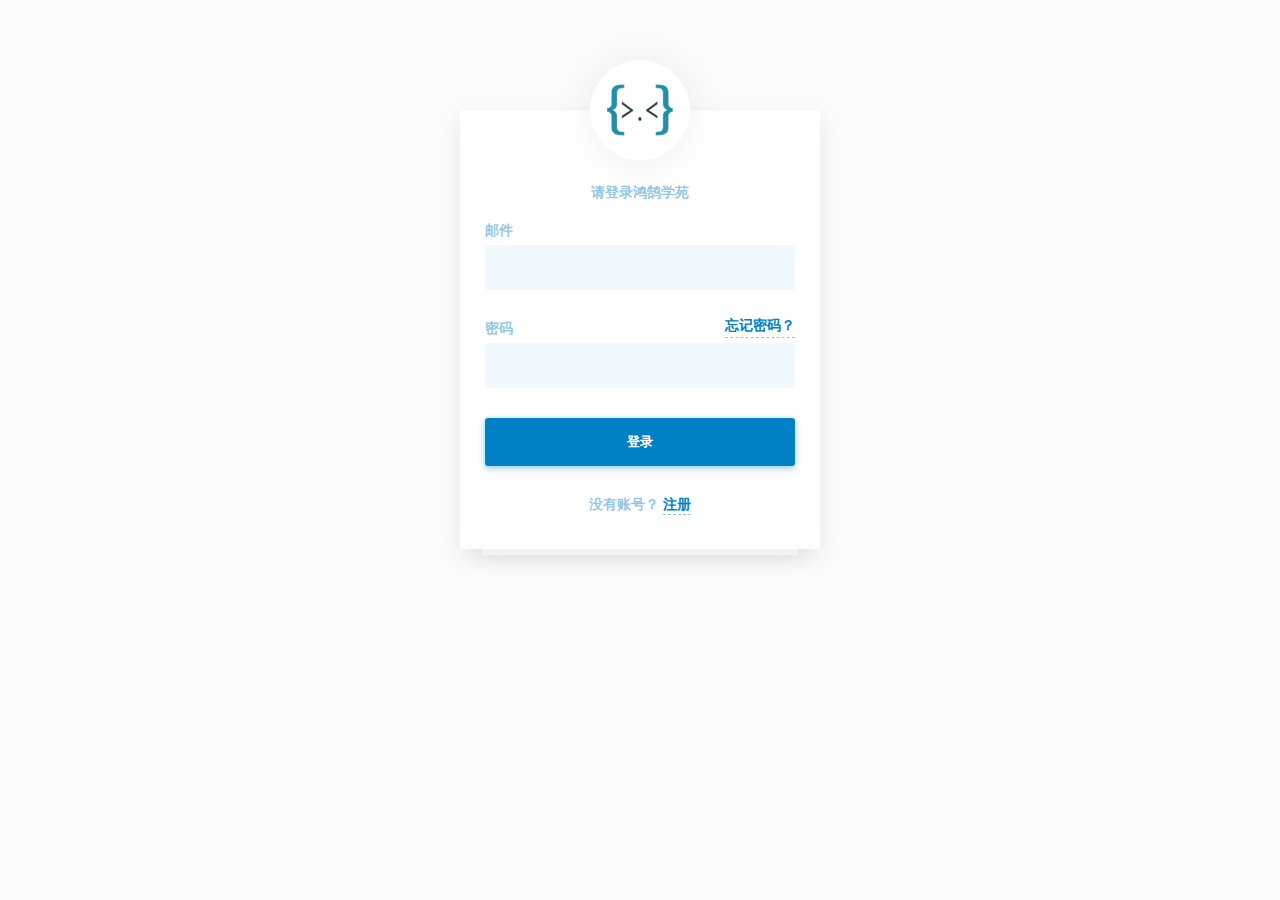
<file: Desktop/1923885137.github.io-master/load_register.html>
<!DOCTYPE html>
<html>
<head>
	<meta charset="utf-8">
	<meta name="viewport" content="width=device-width,initial-scale=1">
	<title>鸿鹄学苑</title>
	<link rel="stylesheet" href="css/register.css">
	<link rel="icon" href="xueyuan.ico" type="image/x-icon">   
</head>

<body>
	<div class="lowin lowin-blue">
		<div class="lowin-brand">
			<img src="img/register.jpg" alt="logo">
		</div>
		<div class="lowin-wrapper">
			<div class="lowin-box lowin-login">
				<div class="lowin-box-inner">
					<form>
						<p>请登录鸿鹄学苑</p>
						<div class="lowin-group">
							<label>邮件<a href="#" class="login-back-link">登陆?</a></label>
							<input type="email" autocomplete="email" name="email" class="lowin-input">
						</div>
						<div class="lowin-group password-group">
							<label>密码<a href="#" class="forgot-link">忘记密码？</a></label>
							<input type="password" name="password" autocomplete="current-password" class="lowin-input">
						</div>
						<button class="lowin-btn login-btn">
						登录
						</button>

						<div class="text-foot">
							没有账号？ <a href="" class="register-link">注册</a>
						</div>
					</form>
				</div>
			</div>

			<div class="lowin-box lowin-register">
				<div class="lowin-box-inner">
					<form>
						<p>注册账号</p>
						<div class="lowin-group">
							<label>姓名</label>
							<input type="text" name="name" autocomplete="name" class="lowin-input">
						</div>
						<div class="lowin-group">
							<label>邮箱</label>
							<input type="email" autocomplete="email" name="email" class="lowin-input">
						</div>
						<div class="lowin-group">
							<label>密码</label>
							<input type="password" name="password" autocomplete="current-password" class="lowin-input">
						</div>
						<button class="lowin-btn">
						注册
						</button>

						<div class="text-foot">
						  已经有一个账号了？ <a href="" class="login-link">登录</a>
						</div>
					</form>
				</div>
			</div>
		</div>
	
		<footer class="lowin-footer">

		</footer>
	</div>

	<script src="js/register.js"></script>
	<script>
		Auth.init({
			login_url: '#login',
			forgot_url: '#forgot'
		});
	</script>
</body>
</html>
</file>
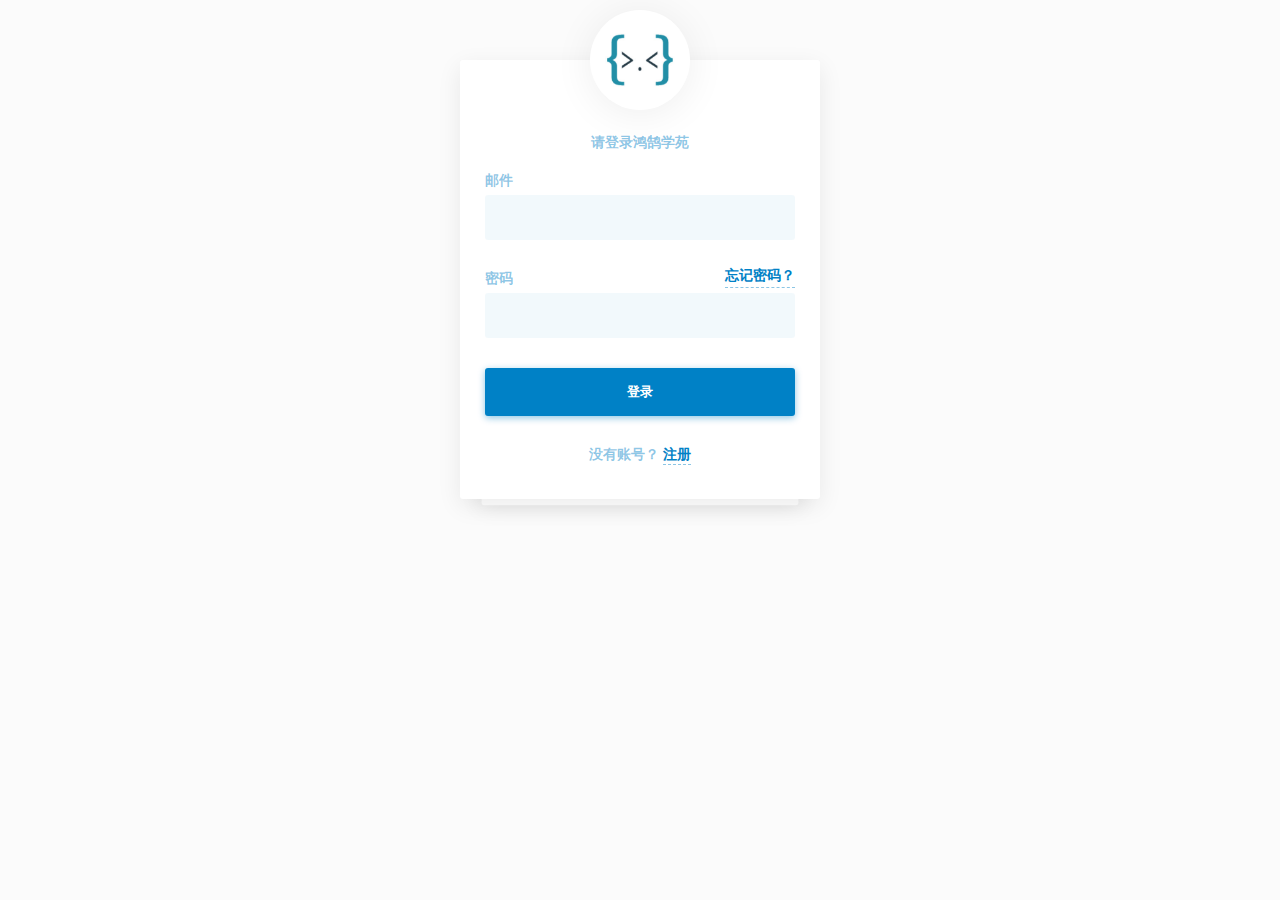
<file: Desktop/1923885137.github.io-master/web整合/DC/web/html/load_register.html>
<!DOCTYPE html>
<html>
<head>
	<meta charset="utf-8">
	<meta name="viewport" content="width=device-width,initial-scale=1">
	<title>鸿鹄学苑</title>
	<link rel="stylesheet" href="../css/register.css">
	<link rel="icon" href="../xueyuan.ico" type="image/x-icon">
	<script src="../js/jquery-3.5.1.js"></script>
</head>

<body>
	<div class="lowin lowin-blue">
		<div class="lowin-brand">
			<img src="../img/register.jpg" alt="logo">
		</div>
		<div class="lowin-wrapper">
			<div class="lowin-box lowin-login">
				<div class="lowin-box-inner">
					<div>
						<p>请登录鸿鹄学苑</p>
						<div class="lowin-group">
							<label>邮件<a href="#" class="login-back-link" >登陆?</a></label>
							<input type="email" autocomplete="email" name="email" class="lowin-input" id="ID">
						</div>
						<div class="lowin-group password-group">
							<label>密码<a href="#" class="forgot-link">忘记密码？</a></label>
							<input type="password" name="password" autocomplete="current-password" class="lowin-input"  id="PassWord">
						</div>
						<button class="lowin-btn login-btn" id="login">
						登录
						</button>

						<div class="text-foot">
							没有账号？ <a href="" class="register-link">注册</a>
						</div>
					</div>
				</div>
			</div>

			<div class="lowin-box lowin-register">
				<div class="lowin-box-inner">
					<form>
						<p>注册账号</p>
<!--						<div class="lowin-group">-->
<!--							<label>姓名</label>-->
<!--							<input type="text" name="name" autocomplete="name" id="register_name" class="lowin-input">-->
<!--						</div>-->
						<div class="lowin-group">
							<label>邮箱</label>
							<input type="email" autocomplete="email" name="email" id="register_email"  class="lowin-input">
						</div>
						<div class="lowin-group">
							<label>密码</label>
							<input type="password" name="password" autocomplete="current-password" id="register_password" class="lowin-input">
						</div>
						<button class="lowin-btn" id="register">
						注册
						</button>

						<div class="text-foot">
						  已经有一个账号了？ <a href="" class="login-link">登录</a>
						</div>
					</form>
				</div>
			</div>
		</div>
	
		<footer class="lowin-footer">

		</footer>
	</div>

	<script src="../js/register.js"></script>
	<script>
		Auth.init({
			login_url: '#login',
			forgot_url: '#forgot'
		});
		// $("#login").click(function () {
		// 	let ID=$("#ID").val();
		// 	let PassWord=$("#PassWord").val();
		// 	$.post("/Login/Login1.do",{ID:ID,PassWord:PassWord},function (data) {
		// 		alert(data);
		// 	},"text")
		// })
		// $("#register").click(function () {
        //     let ID=$("#register_email").val();
        //     let PassWord=$("#register_password").val();
		// 	$.post("/Login/Login2.do",{ID:ID,PassWord:PassWord},function (data) {
		// 		alert(data);
		// 	},"text")
		// })

	</script>
</body>
</html>
</file>
<file: Desktop/1923885137.github.io-master/css/register.css>
body {
	margin: 0;
	background-color: #fbfbfb;
	text-align: center;
}

.lowin {
	/* variables */
	--color-primary: #44a0b3;
	--color-grey: rgba(68, 160, 179, .06);
	--color-dark: rgba(68, 160, 179, .5);
	--color-semidark: rgba(68, 160, 179, .5);

	text-align: center;
	margin: 60px 0 0 0;
	font-family: 'Segoe UI';
	font-size: 14px;
}

.lowin .lowin-wrapper {
	-webkit-transition: all 1s;
	-o-transition: all 1s;
	transition: all 1s;
	-webkit-perspective: 1000px;
	        perspective: 1000px;
	position: relative;
	height: 100%;
	width: 360px;
	margin: 0 auto;
}

.lowin.lowin-red {
	--color-primary: #ff6464;
	--color-grey: rgba(255, 100, 100, .06);
	--color-dark: rgba(255, 100, 100, .8);
	--color-semidark: rgba(255, 100, 100, .55);
}

.lowin.lowin-green {
	--color-primary: #D0EF84;
	--color-grey: rgba(208, 239, 132, .15);
	--color-dark: rgba(208, 239, 132, 1);
	--color-semidark: rgba(208, 239, 132, .6);
}

.lowin.lowin-purple {
	--color-primary: #6C567B;
	--color-grey: rgba(108, 86, 123, .08);
	--color-dark: rgba(108, 86, 123, .7);
	--color-semidark: rgba(108, 86, 123, .45);
}

.lowin.lowin-blue {
	--color-primary: #0081C6;
	--color-grey: rgba(0, 129, 198, .05);
	--color-dark: rgba(0, 129, 198, .7);
	--color-semidark: rgba(0, 129, 198, .45);
}

.lowin a {
	color: var(--color-primary);
	text-decoration: none;
	border-bottom: 1px dashed var(--color-semidark);
	margin-top: -3px;
	padding-bottom: 2px;
}

.lowin * {
	-webkit-box-sizing: border-box;
	        box-sizing: border-box;
}

.lowin .lowin-brand {
	overflow: hidden;
	width: 100px;
	height: 100px;
	margin: 0 auto -50px auto;
	border-radius: 50%;
	-webkit-box-shadow: 0 4px 40px rgba(0, 0, 0, .07);
	        box-shadow: 0 4px 40px rgba(0, 0, 0, .07);
	padding: 10px;
	background-color: #fff;
	z-index: 1;
	position: relative;
}

.lowin .lowin-brand img {
	width: 100%;
}

.lowin .lowin-box {
	width: 100%;
	position: absolute;
	left: 0;
}

.lowin .lowin-box-inner {
	background-color: #fff;
	-webkit-box-shadow: 0 7px 25px rgba(0, 0, 0, .08);
	        box-shadow: 0 7px 25px rgba(0, 0, 0, .08);
	padding: 60px 25px 25px 25px;
	text-align: left;
	border-radius: 3px;
}

.lowin .lowin-box::after {
	content: ' ';
	-webkit-box-shadow: 0 0 25px rgba(0, 0, 0, .1);
	        box-shadow: 0 0 25px rgba(0, 0, 0, .1);
	-webkit-transform: translate(0, -92.6%) scale(.88);
	    -ms-transform: translate(0, -92.6%) scale(.88);
	        transform: translate(0, -92.6%) scale(.88);
	border-radius: 3px;
	position: absolute;
	top: 100%;
	left: 0;
	width: 100%;
	height: 100%;
	background-color: #fff;
	z-index: -1;
}

.lowin .lowin-box.lowin-flip {
	-webkit-transform: rotate3d(0, 1, 0, -180deg);
	        transform: rotate3d(0, 1, 0, -180deg);
	display: none;
	opacity: 0;
}

.lowin .lowin-box p {
	color: var(--color-semidark);
	font-weight: 700;
	margin-bottom: 20px;
	text-align: center;
}

.lowin .lowin-box .lowin-group {
	margin-bottom: 30px;
}

.lowin .lowin-box label {
	margin-bottom: 5px;
	display: inline-block;
	width: 100%;
	color: var(--color-semidark);
	font-weight: 700;
}

.lowin .lowin-box label a {
	float: right;
}

.lowin .lowin-box .lowin-input {
	background-color: var(--color-grey);
	color: var(--color-dark);
	border: none;
	border-radius: 3px;
	padding: 15px 20px;
	width: 100%;
	outline: 0;
}

.lowin .lowin-box .lowin-btn {
	display: inline-block;
	width: 100%;
	border: none;
	color: #fff;
	padding: 15px;
	border-radius: 3px;
	background-color: var(--color-primary);
	-webkit-box-shadow: 0 2px 7px var(--color-semidark);
	        box-shadow: 0 2px 7px var(--color-semidark);
	font-weight: 700;
	outline: 0;
	cursor: pointer;
	-webkit-transition: all .5s;
	-o-transition: all .5s;
	transition: all .5s;
}

.lowin .lowin-box .lowin-btn:active {
	-webkit-box-shadow: none;
	        box-shadow: none;
}

.lowin .lowin-box .lowin-btn:hover {
	opacity: .9;
}

.lowin .text-foot {
	text-align: center;
	padding: 10px;
	font-weight: 700;
	margin-top: 20px;
	color: var(--color-semidark);
}

.lowin .lowin-footer {
	text-align: center;
	margin: 30px 0;
	font-size: 12px;
	color: var(--color-semidark);
	font-weight: 700;
}

.lowin .login-back-link {
	-webkit-transition: all 1s;
	-o-transition: all 1s;
	transition: all 1s;
	display: none;
	opacity: 0;
}

/* animation */
.lowin .lowin-box.lowin-animated {
	-webkit-animation-name: LowinAnimated;
	        animation-name: LowinAnimated;
	-webkit-animation-duration: 1s;
	        animation-duration: 1s;
	-webkit-animation-fill-mode: forwards;
	        animation-fill-mode: forwards;
	-webkit-animation-timing-function: ease-in-out;
	        animation-timing-function: ease-in-out;
}

.lowin .lowin-box.lowin-animatedback {
	-webkit-animation-name: LowinAnimatedBack;
	        animation-name: LowinAnimatedBack;
	-webkit-animation-duration: 1s;
	        animation-duration: 1s;
	-webkit-animation-fill-mode: forwards;
	        animation-fill-mode: forwards;
	-webkit-animation-timing-function: ease-in-out;
	        animation-timing-function: ease-in-out;
}

.lowin .lowin-box.lowin-animated-flip {
	-webkit-animation-name: LowinAnimatedFlip;
	        animation-name: LowinAnimatedFlip;
	-webkit-animation-duration: 1s;
	        animation-duration: 1s;
	-webkit-animation-fill-mode: forwards;
	        animation-fill-mode: forwards;
	-webkit-animation-timing-function: ease-in-out;
	        animation-timing-function: ease-in-out;
}

.lowin .lowin-box.lowin-animated-flipback {
	-webkit-animation-name: LowinAnimatedFlipBack;
	        animation-name: LowinAnimatedFlipBack;
	-webkit-animation-duration: 1s;
	        animation-duration: 1s;
	-webkit-animation-fill-mode: forwards;
	        animation-fill-mode: forwards;
	-webkit-animation-timing-function: ease-in-out;
	        animation-timing-function: ease-in-out;
}

.lowin .lowin-brand.lowin-animated {
	-webkit-animation-name: LowinBrandAnimated;
	        animation-name: LowinBrandAnimated;
	-webkit-animation-duration: 1s;
	        animation-duration: 1s;
	-webkit-animation-fill-mode: forwards;
	        animation-fill-mode: forwards;
	-webkit-animation-timing-function: ease-in-out;
	        animation-timing-function: ease-in-out;
}

.lowin .lowin-group.password-group {
	-webkit-transition: all 1s;
	-o-transition: all 1s;
	transition: all 1s;
}

.lowin .lowin-group.password-group.lowin-animated {
	-webkit-animation-name: LowinPasswordAnimated;
	        animation-name: LowinPasswordAnimated;
	-webkit-animation-duration: 1s;
	        animation-duration: 1s;
	-webkit-animation-fill-mode: forwards;
	        animation-fill-mode: forwards;
	-webkit-animation-timing-function: ease-in-out;
	        animation-timing-function: ease-in-out;
	-webkit-transform-origin: 0 0;
	    -ms-transform-origin: 0 0;
	        transform-origin: 0 0;
}

.lowin .lowin-group.password-group.lowin-animated-back {
	-webkit-animation-name: LowinPasswordAnimatedBack;
	        animation-name: LowinPasswordAnimatedBack;
	-webkit-animation-duration: 1s;
	        animation-duration: 1s;
	-webkit-animation-fill-mode: forwards;
	        animation-fill-mode: forwards;
	-webkit-animation-timing-function: ease-in-out;
	        animation-timing-function: ease-in-out;
	-webkit-transform-origin: 0 0;
	    -ms-transform-origin: 0 0;
	        transform-origin: 0 0;
}

/* keyframes */
@-webkit-keyframes LowinAnimated {
	0% {
		-webkit-transform: rotate3d(0);
		        transform: rotate3d(0);
	}
	99% {
		opacity: 1;
	}
	100% {
		opacity: 0;
		-webkit-transform: rotate3d(0, 1, 0, 180deg);
		        transform: rotate3d(0, 1, 0, 180deg);
	}
}
@keyframes LowinAnimated {
	0% {
		-webkit-transform: rotate3d(0);
		        transform: rotate3d(0);
	}
	99% {
		opacity: 1;
	}
	100% {
		opacity: 0;
		-webkit-transform: rotate3d(0, 1, 0, 180deg);
		        transform: rotate3d(0, 1, 0, 180deg);
	}
}

@-webkit-keyframes LowinAnimatedBack {
	0% {
		opacity: 0;
		-webkit-transform: rotate3d(0, 1, 0, 180deg);
		        transform: rotate3d(0, 1, 0, 180deg);
	}
	99% {
		opacity: 1;
	}
	100% {
		opacity: 1;
		-webkit-transform: rotate3d(0);
		        transform: rotate3d(0);
	}
}

@keyframes LowinAnimatedBack {
	0% {
		opacity: 0;
		-webkit-transform: rotate3d(0, 1, 0, 180deg);
		        transform: rotate3d(0, 1, 0, 180deg);
	}
	99% {
		opacity: 1;
	}
	100% {
		opacity: 1;
		-webkit-transform: rotate3d(0);
		        transform: rotate3d(0);
	}
}

@-webkit-keyframes LowinAnimatedFlip {
	0% {
		-webkit-transform: rotate3d(0, 1, 0, -180deg);
		        transform: rotate3d(0, 1, 0, -180deg);
		opacity: 0;
	}
	99% {
		opacity: 1;
	}
	100% {
		opacity: 1;
		-webkit-transform: rotate3d(0, 0, 0, 180deg);
		        transform: rotate3d(0, 0, 0, 180deg);
	}
}

@keyframes LowinAnimatedFlip {
	0% {
		-webkit-transform: rotate3d(0, 1, 0, -180deg);
		        transform: rotate3d(0, 1, 0, -180deg);
		opacity: 0;
	}
	99% {
		opacity: 1;
	}
	100% {
		opacity: 1;
		-webkit-transform: rotate3d(0, 0, 0, 180deg);
		        transform: rotate3d(0, 0, 0, 180deg);
	}
}

@-webkit-keyframes LowinAnimatedFlipBack {
	0% {
		opacity: 1;
		-webkit-transform: rotate3d(0, 0, 0, 180deg);
		        transform: rotate3d(0, 0, 0, 180deg);
	}
	95% {
		opacity: 0;
	}
	100% {
		-webkit-transform: rotate3d(0, 1, 0, -180deg);
		        transform: rotate3d(0, 1, 0, -180deg);
		opacity: 0;
	}
}

@keyframes LowinAnimatedFlipBack {
	0% {
		opacity: 1;
		-webkit-transform: rotate3d(0, 0, 0, 180deg);
		        transform: rotate3d(0, 0, 0, 180deg);
	}
	95% {
		opacity: 0;
	}
	100% {
		-webkit-transform: rotate3d(0, 1, 0, -180deg);
		        transform: rotate3d(0, 1, 0, -180deg);
		opacity: 0;
	}
}

@-webkit-keyframes LowinBrandAnimated {
	0% {
		-webkit-transform: translate(0, 0);
		        transform: translate(0, 0);
	}
	50% {
		-webkit-transform: translate(0, -120px);
		        transform: translate(0, -120px);
	}
	100% {
		-webkit-transform: translate(0, 0);
		        transform: translate(0, 0);
	}
}

@keyframes LowinBrandAnimated {
	0% {
		-webkit-transform: translate(0, 0);
		        transform: translate(0, 0);
	}
	50% {
		-webkit-transform: translate(0, -120px);
		        transform: translate(0, -120px);
	}
	100% {
		-webkit-transform: translate(0, 0);
		        transform: translate(0, 0);
	}
}

@-webkit-keyframes LowinPasswordAnimated {
	0% {
		-webkit-transform: rotate3d(0, 0, 0, 0);
		        transform: rotate3d(0, 0, 0, 0);
	}
	30% {
		opacity: 1;
	}
	60% {
		opacity: 0;
	}
	100% {
		opacity: 0;
		-webkit-transform: rotate3d(1, 0, 0, -180deg);
		        transform: rotate3d(1, 0, 0, -180deg);
		z-index: -1;
	}
}

@keyframes LowinPasswordAnimated {
	0% {
		-webkit-transform: rotate3d(0, 0, 0, 0);
		        transform: rotate3d(0, 0, 0, 0);
	}
	30% {
		opacity: 1;
	}
	60% {
		opacity: 0;
	}
	100% {
		opacity: 0;
		-webkit-transform: rotate3d(1, 0, 0, -180deg);
		        transform: rotate3d(1, 0, 0, -180deg);
		z-index: -1;
	}
}

@-webkit-keyframes LowinPasswordAnimatedBack {
	0% {
		opacity: 0;
		-webkit-transform: rotate3d(1, 0, 0, -180deg);
		        transform: rotate3d(1, 0, 0, -180deg);
	}
	40% {
		opacity: 0;
	}
	60% {
		opacity: 1;
	}
	100% {
		-webkit-transform: rotate3d(0, 0, 0, 0);
		        transform: rotate3d(0, 0, 0, 0);
	}
}

@keyframes LowinPasswordAnimatedBack {
	0% {
		opacity: 0;
		-webkit-transform: rotate3d(1, 0, 0, -180deg);
		        transform: rotate3d(1, 0, 0, -180deg);
	}
	40% {
		opacity: 0;
	}
	60% {
		opacity: 1;
	}
	100% {
		-webkit-transform: rotate3d(0, 0, 0, 0);
		        transform: rotate3d(0, 0, 0, 0);
	}
}

@media screen and (max-width: 320px) {
	.lowin .lowin-wrapper {
		width: 100%;
	}
	.lowin .lowin-box {
		padding: 0 10px;
	}
}
</file>
<file: Desktop/1923885137.github.io-master/web整合/DC/web/css/register.css>
body {
	margin: 0;
	background-color: #fbfbfb;
	text-align: center;
}

.lowin {
	/* variables */
	--color-primary: #44a0b3;
	--color-grey: rgba(68, 160, 179, .06);
	--color-dark: rgba(68, 160, 179, .5);
	--color-semidark: rgba(68, 160, 179, .5);

	text-align: center;
	margin: 10px 0 0 0;
	font-family: 'Segoe UI';
	font-size: 14px;
}

.lowin .lowin-wrapper {
	-webkit-transition: all 1s;
	-o-transition: all 1s;
	transition: all 1s;
	-webkit-perspective: 1000px;
	        perspective: 1000px;
	position: relative;
	height: 100%;
	width: 360px;
	margin: 0 auto;
}

.lowin.lowin-red {
	--color-primary: #ff6464;
	--color-grey: rgba(255, 100, 100, .06);
	--color-dark: rgba(255, 100, 100, .8);
	--color-semidark: rgba(255, 100, 100, .55);
}

.lowin.lowin-green {
	--color-primary: #D0EF84;
	--color-grey: rgba(208, 239, 132, .15);
	--color-dark: rgba(208, 239, 132, 1);
	--color-semidark: rgba(208, 239, 132, .6);
}

.lowin.lowin-purple {
	--color-primary: #6C567B;
	--color-grey: rgba(108, 86, 123, .08);
	--color-dark: rgba(108, 86, 123, .7);
	--color-semidark: rgba(108, 86, 123, .45);
}

.lowin.lowin-blue {
	--color-primary: #0081C6;
	--color-grey: rgba(0, 129, 198, .05);
	--color-dark: rgba(0, 129, 198, .7);
	--color-semidark: rgba(0, 129, 198, .45);
}

.lowin a {
	color: var(--color-primary);
	text-decoration: none;
	border-bottom: 1px dashed var(--color-semidark);
	margin-top: -3px;
	padding-bottom: 2px;
}

.lowin * {
	-webkit-box-sizing: border-box;
	        box-sizing: border-box;
}

.lowin .lowin-brand {
	overflow: hidden;
	width: 100px;
	height: 100px;
	margin: 0 auto -50px auto;
	border-radius: 50%;
	-webkit-box-shadow: 0 4px 40px rgba(0, 0, 0, .07);
	        box-shadow: 0 4px 40px rgba(0, 0, 0, .07);
	padding: 10px;
	background-color: #fff;
	z-index: 1;
	position: relative;
}

.lowin .lowin-brand img {
	width: 100%;
}

.lowin .lowin-box {
	width: 100%;
	position: absolute;
	left: 0;
}

.lowin .lowin-box-inner {
	background-color: #fff;
	-webkit-box-shadow: 0 7px 25px rgba(0, 0, 0, .08);
	        box-shadow: 0 7px 25px rgba(0, 0, 0, .08);
	padding: 60px 25px 25px 25px;
	text-align: left;
	border-radius: 3px;
}

.lowin .lowin-box::after {
	content: ' ';
	-webkit-box-shadow: 0 0 25px rgba(0, 0, 0, .1);
	        box-shadow: 0 0 25px rgba(0, 0, 0, .1);
	-webkit-transform: translate(0, -92.6%) scale(.88);
	    -ms-transform: translate(0, -92.6%) scale(.88);
	        transform: translate(0, -92.6%) scale(.88);
	border-radius: 3px;
	position: absolute;
	top: 100%;
	left: 0;
	width: 100%;
	height: 100%;
	background-color: #fff;
	z-index: -1;
}

.lowin .lowin-box.lowin-flip {
	-webkit-transform: rotate3d(0, 1, 0, -180deg);
	        transform: rotate3d(0, 1, 0, -180deg);
	display: none;
	opacity: 0;
}

.lowin .lowin-box p {
	color: var(--color-semidark);
	font-weight: 700;
	margin-bottom: 20px;
	text-align: center;
}

.lowin .lowin-box .lowin-group {
	margin-bottom: 30px;
}

.lowin .lowin-box label {
	margin-bottom: 5px;
	display: inline-block;
	width: 100%;
	color: var(--color-semidark);
	font-weight: 700;
}

.lowin .lowin-box label a {
	float: right;
}

.lowin .lowin-box .lowin-input {
	background-color: var(--color-grey);
	color: var(--color-dark);
	border: none;
	border-radius: 3px;
	padding: 15px 20px;
	width: 100%;
	outline: 0;
}

.lowin .lowin-box .lowin-btn {
	display: inline-block;
	width: 100%;
	border: none;
	color: #fff;
	padding: 15px;
	border-radius: 3px;
	background-color: var(--color-primary);
	-webkit-box-shadow: 0 2px 7px var(--color-semidark);
	        box-shadow: 0 2px 7px var(--color-semidark);
	font-weight: 700;
	outline: 0;
	cursor: pointer;
	-webkit-transition: all .5s;
	-o-transition: all .5s;
	transition: all .5s;
}

.lowin .lowin-box .lowin-btn:active {
	-webkit-box-shadow: none;
	        box-shadow: none;
}

.lowin .lowin-box .lowin-btn:hover {
	opacity: .9;
}

.lowin .text-foot {
	text-align: center;
	padding: 10px;
	font-weight: 700;
	margin-top: 20px;
	color: var(--color-semidark);
}

.lowin .lowin-footer {
	text-align: center;
	margin: 30px 0;
	font-size: 12px;
	color: var(--color-semidark);
	font-weight: 700;
}

.lowin .login-back-link {
	-webkit-transition: all 1s;
	-o-transition: all 1s;
	transition: all 1s;
	display: none;
	opacity: 0;
}

/* animation */
.lowin .lowin-box.lowin-animated {
	-webkit-animation-name: LowinAnimated;
	        animation-name: LowinAnimated;
	-webkit-animation-duration: 1s;
	        animation-duration: 1s;
	-webkit-animation-fill-mode: forwards;
	        animation-fill-mode: forwards;
	-webkit-animation-timing-function: ease-in-out;
	        animation-timing-function: ease-in-out;
}

.lowin .lowin-box.lowin-animatedback {
	-webkit-animation-name: LowinAnimatedBack;
	        animation-name: LowinAnimatedBack;
	-webkit-animation-duration: 1s;
	        animation-duration: 1s;
	-webkit-animation-fill-mode: forwards;
	        animation-fill-mode: forwards;
	-webkit-animation-timing-function: ease-in-out;
	        animation-timing-function: ease-in-out;
}

.lowin .lowin-box.lowin-animated-flip {
	-webkit-animation-name: LowinAnimatedFlip;
	        animation-name: LowinAnimatedFlip;
	-webkit-animation-duration: 1s;
	        animation-duration: 1s;
	-webkit-animation-fill-mode: forwards;
	        animation-fill-mode: forwards;
	-webkit-animation-timing-function: ease-in-out;
	        animation-timing-function: ease-in-out;
}

.lowin .lowin-box.lowin-animated-flipback {
	-webkit-animation-name: LowinAnimatedFlipBack;
	        animation-name: LowinAnimatedFlipBack;
	-webkit-animation-duration: 1s;
	        animation-duration: 1s;
	-webkit-animation-fill-mode: forwards;
	        animation-fill-mode: forwards;
	-webkit-animation-timing-function: ease-in-out;
	        animation-timing-function: ease-in-out;
}

.lowin .lowin-brand.lowin-animated {
	-webkit-animation-name: LowinBrandAnimated;
	        animation-name: LowinBrandAnimated;
	-webkit-animation-duration: 1s;
	        animation-duration: 1s;
	-webkit-animation-fill-mode: forwards;
	        animation-fill-mode: forwards;
	-webkit-animation-timing-function: ease-in-out;
	        animation-timing-function: ease-in-out;
}

.lowin .lowin-group.password-group {
	-webkit-transition: all 1s;
	-o-transition: all 1s;
	transition: all 1s;
}

.lowin .lowin-group.password-group.lowin-animated {
	-webkit-animation-name: LowinPasswordAnimated;
	        animation-name: LowinPasswordAnimated;
	-webkit-animation-duration: 1s;
	        animation-duration: 1s;
	-webkit-animation-fill-mode: forwards;
	        animation-fill-mode: forwards;
	-webkit-animation-timing-function: ease-in-out;
	        animation-timing-function: ease-in-out;
	-webkit-transform-origin: 0 0;
	    -ms-transform-origin: 0 0;
	        transform-origin: 0 0;
}

.lowin .lowin-group.password-group.lowin-animated-back {
	-webkit-animation-name: LowinPasswordAnimatedBack;
	        animation-name: LowinPasswordAnimatedBack;
	-webkit-animation-duration: 1s;
	        animation-duration: 1s;
	-webkit-animation-fill-mode: forwards;
	        animation-fill-mode: forwards;
	-webkit-animation-timing-function: ease-in-out;
	        animation-timing-function: ease-in-out;
	-webkit-transform-origin: 0 0;
	    -ms-transform-origin: 0 0;
	        transform-origin: 0 0;
}

/* keyframes */
@-webkit-keyframes LowinAnimated {
	0% {
		-webkit-transform: rotate3d(0);
		        transform: rotate3d(0);
	}
	99% {
		opacity: 1;
	}
	100% {
		opacity: 0;
		-webkit-transform: rotate3d(0, 1, 0, 180deg);
		        transform: rotate3d(0, 1, 0, 180deg);
	}
}
@keyframes LowinAnimated {
	0% {
		-webkit-transform: rotate3d(0);
		        transform: rotate3d(0);
	}
	99% {
		opacity: 1;
	}
	100% {
		opacity: 0;
		-webkit-transform: rotate3d(0, 1, 0, 180deg);
		        transform: rotate3d(0, 1, 0, 180deg);
	}
}

@-webkit-keyframes LowinAnimatedBack {
	0% {
		opacity: 0;
		-webkit-transform: rotate3d(0, 1, 0, 180deg);
		        transform: rotate3d(0, 1, 0, 180deg);
	}
	99% {
		opacity: 1;
	}
	100% {
		opacity: 1;
		-webkit-transform: rotate3d(0);
		        transform: rotate3d(0);
	}
}

@keyframes LowinAnimatedBack {
	0% {
		opacity: 0;
		-webkit-transform: rotate3d(0, 1, 0, 180deg);
		        transform: rotate3d(0, 1, 0, 180deg);
	}
	99% {
		opacity: 1;
	}
	100% {
		opacity: 1;
		-webkit-transform: rotate3d(0);
		        transform: rotate3d(0);
	}
}

@-webkit-keyframes LowinAnimatedFlip {
	0% {
		-webkit-transform: rotate3d(0, 1, 0, -180deg);
		        transform: rotate3d(0, 1, 0, -180deg);
		opacity: 0;
	}
	99% {
		opacity: 1;
	}
	100% {
		opacity: 1;
		-webkit-transform: rotate3d(0, 0, 0, 180deg);
		        transform: rotate3d(0, 0, 0, 180deg);
	}
}

@keyframes LowinAnimatedFlip {
	0% {
		-webkit-transform: rotate3d(0, 1, 0, -180deg);
		        transform: rotate3d(0, 1, 0, -180deg);
		opacity: 0;
	}
	99% {
		opacity: 1;
	}
	100% {
		opacity: 1;
		-webkit-transform: rotate3d(0, 0, 0, 180deg);
		        transform: rotate3d(0, 0, 0, 180deg);
	}
}

@-webkit-keyframes LowinAnimatedFlipBack {
	0% {
		opacity: 1;
		-webkit-transform: rotate3d(0, 0, 0, 180deg);
		        transform: rotate3d(0, 0, 0, 180deg);
	}
	95% {
		opacity: 0;
	}
	100% {
		-webkit-transform: rotate3d(0, 1, 0, -180deg);
		        transform: rotate3d(0, 1, 0, -180deg);
		opacity: 0;
	}
}

@keyframes LowinAnimatedFlipBack {
	0% {
		opacity: 1;
		-webkit-transform: rotate3d(0, 0, 0, 180deg);
		        transform: rotate3d(0, 0, 0, 180deg);
	}
	95% {
		opacity: 0;
	}
	100% {
		-webkit-transform: rotate3d(0, 1, 0, -180deg);
		        transform: rotate3d(0, 1, 0, -180deg);
		opacity: 0;
	}
}

@-webkit-keyframes LowinBrandAnimated {
	0% {
		-webkit-transform: translate(0, 0);
		        transform: translate(0, 0);
	}
	50% {
		-webkit-transform: translate(0, -120px);
		        transform: translate(0, -120px);
	}
	100% {
		-webkit-transform: translate(0, 0);
		        transform: translate(0, 0);
	}
}

@keyframes LowinBrandAnimated {
	0% {
		-webkit-transform: translate(0, 0);
		        transform: translate(0, 0);
	}
	50% {
		-webkit-transform: translate(0, -120px);
		        transform: translate(0, -120px);
	}
	100% {
		-webkit-transform: translate(0, 0);
		        transform: translate(0, 0);
	}
}

@-webkit-keyframes LowinPasswordAnimated {
	0% {
		-webkit-transform: rotate3d(0, 0, 0, 0);
		        transform: rotate3d(0, 0, 0, 0);
	}
	30% {
		opacity: 1;
	}
	60% {
		opacity: 0;
	}
	100% {
		opacity: 0;
		-webkit-transform: rotate3d(1, 0, 0, -180deg);
		        transform: rotate3d(1, 0, 0, -180deg);
		z-index: -1;
	}
}

@keyframes LowinPasswordAnimated {
	0% {
		-webkit-transform: rotate3d(0, 0, 0, 0);
		        transform: rotate3d(0, 0, 0, 0);
	}
	30% {
		opacity: 1;
	}
	60% {
		opacity: 0;
	}
	100% {
		opacity: 0;
		-webkit-transform: rotate3d(1, 0, 0, -180deg);
		        transform: rotate3d(1, 0, 0, -180deg);
		z-index: -1;
	}
}

@-webkit-keyframes LowinPasswordAnimatedBack {
	0% {
		opacity: 0;
		-webkit-transform: rotate3d(1, 0, 0, -180deg);
		        transform: rotate3d(1, 0, 0, -180deg);
	}
	40% {
		opacity: 0;
	}
	60% {
		opacity: 1;
	}
	100% {
		-webkit-transform: rotate3d(0, 0, 0, 0);
		        transform: rotate3d(0, 0, 0, 0);
	}
}

@keyframes LowinPasswordAnimatedBack {
	0% {
		opacity: 0;
		-webkit-transform: rotate3d(1, 0, 0, -180deg);
		        transform: rotate3d(1, 0, 0, -180deg);
	}
	40% {
		opacity: 0;
	}
	60% {
		opacity: 1;
	}
	100% {
		-webkit-transform: rotate3d(0, 0, 0, 0);
		        transform: rotate3d(0, 0, 0, 0);
	}
}

@media screen and (max-width: 320px) {
	.lowin .lowin-wrapper {
		width: 100%;
	}
	.lowin .lowin-box {
		padding: 0 10px;
	}
}
</file>
